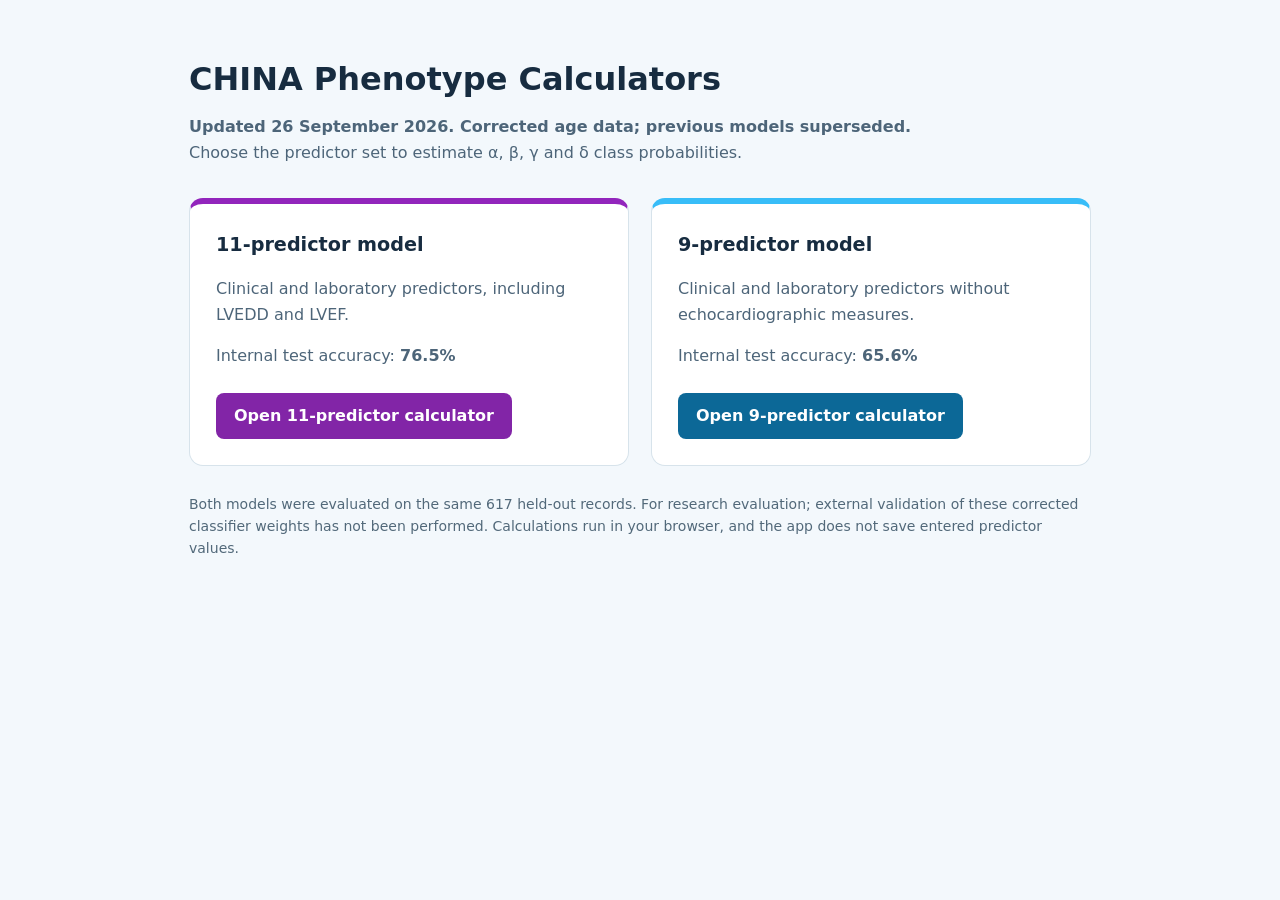
<file: docs/index.html>
<!doctype html>
<html lang="en"><head><meta charset="utf-8"><meta name="viewport" content="width=device-width, initial-scale=1"><meta name="description" content="Research code and web calculators for the 11-predictor and 9-predictor CHINA phenotype models."><title>CHINA Phenotype Calculators</title><style>
*{box-sizing:border-box}body{margin:0;background:#f3f8fc;color:#172c40;font:16px/1.6 system-ui,-apple-system,Segoe UI,sans-serif}main{max-width:950px;margin:auto;padding:60px 24px}h1{font-size:2rem;line-height:1.2;margin:0 0 12px}.intro{color:#4d6579;margin-bottom:32px}.grid{display:grid;grid-template-columns:1fr 1fr;gap:22px}.card{padding:26px;background:white;border:1px solid #d7e3eb;border-radius:14px;border-top:6px solid #9225bc}.card.sky{border-top-color:#38bdf8}h2{font-size:1.2rem;margin:0 0 12px}.card p{color:#4d6579}.card a{display:inline-block;margin-top:8px;background:#8225a7;color:white;padding:10px 18px;border-radius:8px;text-decoration:none;font-weight:650}.card.sky a{background:#0c6897}.note{font-size:.875rem;color:#52697a;margin-top:27px}a:focus-visible{outline:3px solid #f59e0b;outline-offset:4px}@media(max-width:650px){main{padding:30px 18px}.grid{grid-template-columns:1fr}h1{font-size:1.6rem}}
</style></head><body><main><h1>CHINA Phenotype Calculators</h1><p class="intro"><strong>Updated 26 September 2026. Corrected age data; previous models superseded.</strong><br>Choose the predictor set to estimate α, β, γ and δ class probabilities.</p><div class="grid"><section class="card"><h2>11-predictor model</h2><p>Clinical and laboratory predictors, including LVEDD and LVEF.</p><p>Internal test accuracy: <strong>76.5%</strong></p><a href="./model11/">Open 11-predictor calculator</a></section><section class="card sky"><h2>9-predictor model</h2><p>Clinical and laboratory predictors without echocardiographic measures.</p><p>Internal test accuracy: <strong>65.6%</strong></p><a href="./model9/">Open 9-predictor calculator</a></section></div><p class="note">Both models were evaluated on the same 617 held-out records. For research evaluation; external validation of these corrected classifier weights has not been performed. Calculations run in your browser, and the app does not save entered predictor values.</p></main></body></html>
</file>
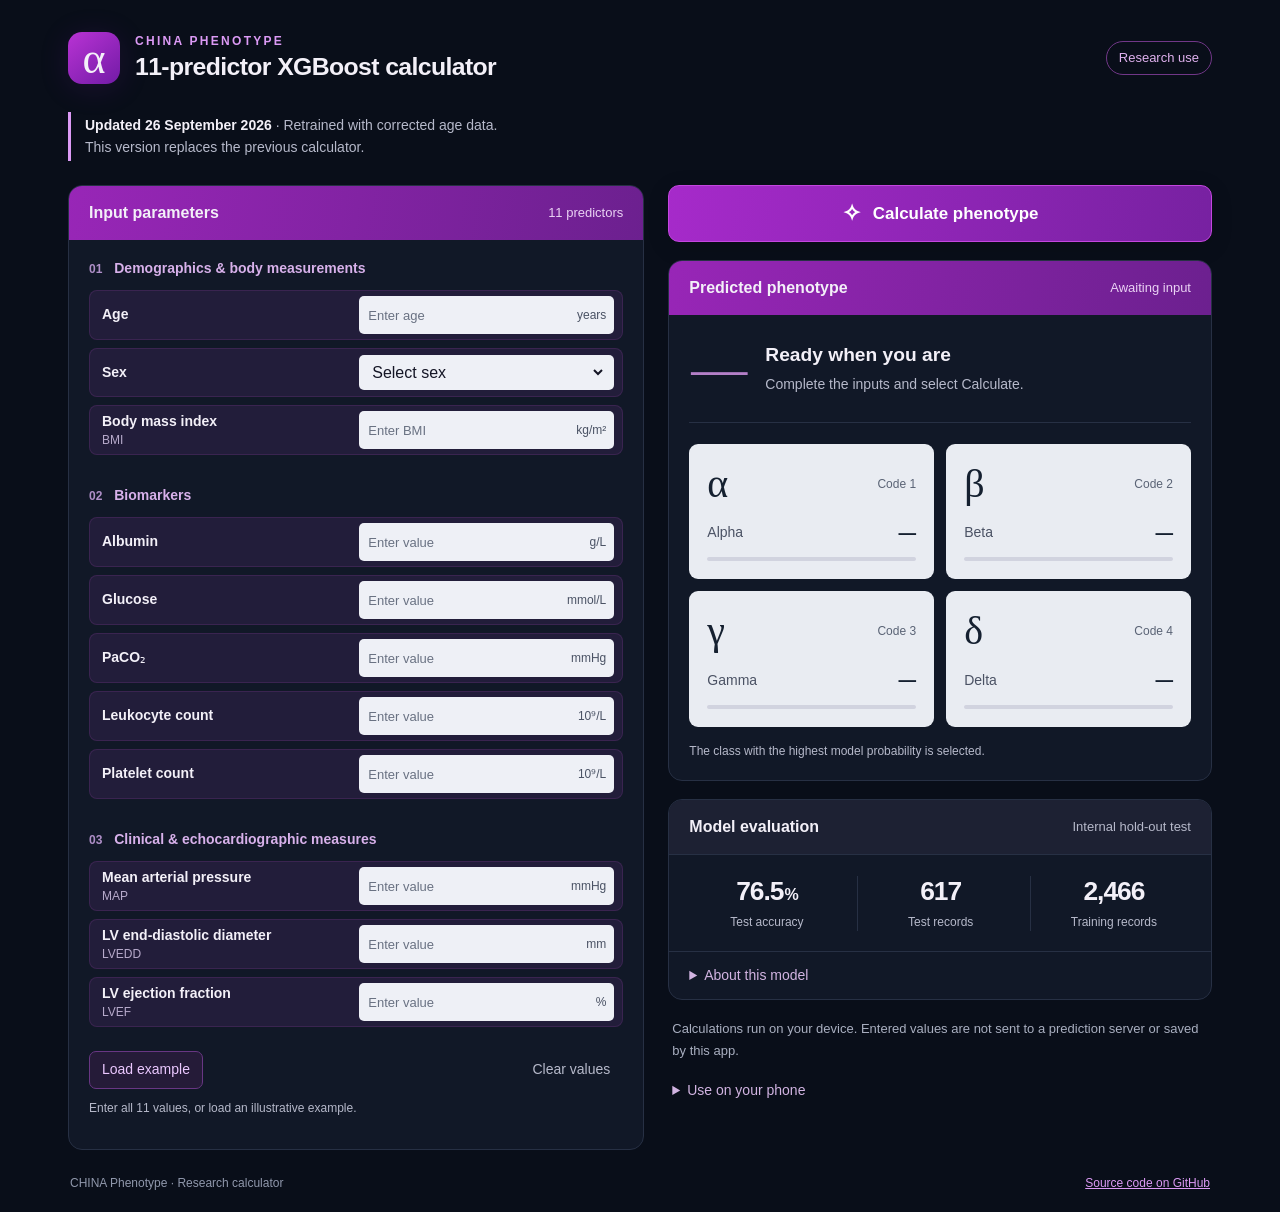
<file: docs/model11/index.html>
<!doctype html>
<html lang="en" data-model-version="2026-09-26-age-corrected">
<head>
  <meta charset="utf-8">
  <meta name="viewport" content="width=device-width, initial-scale=1">
  <meta name="theme-color" content="#891fba">
  <meta name="description" content="An XGBoost research calculator for CHINA phenotypes: enter 11 predictors to estimate alpha, beta, gamma and delta class probabilities.">
  <meta name="robots" content="noindex, nofollow">
  <meta name="apple-mobile-web-app-capable" content="yes">
  <meta name="apple-mobile-web-app-title" content="Phenotype">
  <title>CHINA Phenotype | XGBoost Calculator</title>
  <link rel="icon" type="image/svg+xml" href="data:image/svg+xml,%3Csvg xmlns='http://www.w3.org/2000/svg' viewBox='0 0 64 64'%3E%3Crect width='64' height='64' rx='15' fill='%23891fba'/%3E%3Ctext x='32' y='45' text-anchor='middle' font-family='serif' font-size='49' fill='white'%3E%CE%B1%3C/text%3E%3C/svg%3E">
  <link rel="manifest" href="./manifest.webmanifest">
  <link rel="apple-touch-icon" href="./icon-180.png">
  <link rel="stylesheet" href="./styles.css?v=2026-09-26-age-corrected">
</head>
<body>
  <div class="shell">
    <header class="page-header">
      <div class="identity"><div class="mark" aria-hidden="true">α</div><div><p class="eyebrow">CHINA PHENOTYPE</p><h1>11-predictor XGBoost calculator</h1></div></div>
      <div class="header-tools"><span class="research-tag">Research use</span><button class="quiet" id="install" type="button" hidden>Install app</button></div>
    </header>
    <p class="version-note"><strong>Updated 26 September 2026</strong> · Retrained with corrected age data.<br>This version replaces the previous calculator.</p>
    <main class="workspace">
      <section class="panel input-panel" aria-labelledby="input-heading">
        <div class="panel-header"><h2 id="input-heading">Input parameters</h2><span>11 predictors</span></div>
        <form id="predictor-form" autocomplete="off">
          <fieldset><legend><span>01</span> Demographics &amp; body measurements</legend>
            <div class="field"><label for="Age">Age</label><div class="entry"><input id="Age" name="Age" type="number" inputmode="decimal" min="18" step="any" placeholder="Enter age" required aria-describedby="Age-unit"><span class="unit" id="Age-unit">years</span></div></div>
            <div class="field"><label for="SEX">Sex</label><div class="entry"><select id="SEX" name="SEX" required><option value="">Select sex</option><option value="0">Male (0)</option><option value="1">Female (1)</option></select></div></div>
            <div class="field"><label for="BMI">Body mass index <small>BMI</small></label><div class="entry"><input id="BMI" name="BMI" type="number" inputmode="decimal" min="0" step="any" placeholder="Enter BMI" required aria-describedby="BMI-unit"><span class="unit" id="BMI-unit">kg/m²</span></div></div>
          </fieldset>
          <fieldset><legend><span>02</span> Biomarkers</legend>
            <div class="field"><label for="Albumin">Albumin</label><div class="entry"><input id="Albumin" name="Albumin" type="number" inputmode="decimal" min="0" step="any" placeholder="Enter value" required aria-describedby="Albumin-unit"><span class="unit" id="Albumin-unit">g/L</span></div></div>
            <div class="field"><label for="Glucose">Glucose</label><div class="entry"><input id="Glucose" name="Glucose" type="number" inputmode="decimal" min="0" step="any" placeholder="Enter value" required aria-describedby="Glucose-unit"><span class="unit" id="Glucose-unit">mmol/L</span></div></div>
            <div class="field"><label for="PaCO2">PaCO₂</label><div class="entry"><input id="PaCO2" name="PaCO2" type="number" inputmode="decimal" min="0" step="any" placeholder="Enter value" required aria-describedby="PaCO2-unit"><span class="unit" id="PaCO2-unit">mmHg</span></div></div>
            <div class="field"><label for="Leukocyte">Leukocyte count</label><div class="entry"><input id="Leukocyte" name="Leukocyte" type="number" inputmode="decimal" min="0" step="any" placeholder="Enter value" required aria-describedby="Leukocyte-unit"><span class="unit" id="Leukocyte-unit">10⁹/L</span></div></div>
            <div class="field"><label for="Platelet">Platelet count</label><div class="entry"><input id="Platelet" name="Platelet" type="number" inputmode="decimal" min="0" step="any" placeholder="Enter value" required aria-describedby="Platelet-unit"><span class="unit" id="Platelet-unit">10⁹/L</span></div></div>
          </fieldset>
          <fieldset><legend><span>03</span> Clinical &amp; echocardiographic measures</legend>
            <div class="field"><label for="MAP">Mean arterial pressure <small>MAP</small></label><div class="entry"><input id="MAP" name="MAP" type="number" inputmode="decimal" min="0" step="any" placeholder="Enter value" required aria-describedby="MAP-unit"><span class="unit" id="MAP-unit">mmHg</span></div></div>
            <div class="field"><label for="LVEDD">LV end-diastolic diameter <small>LVEDD</small></label><div class="entry"><input id="LVEDD" name="LVEDD" type="number" inputmode="decimal" min="0" step="any" placeholder="Enter value" required aria-describedby="LVEDD-unit"><span class="unit" id="LVEDD-unit">mm</span></div></div>
            <div class="field"><label for="LVEF">LV ejection fraction <small>LVEF</small></label><div class="entry"><input id="LVEF" name="LVEF" type="number" inputmode="decimal" min="0" max="100" step="any" placeholder="Enter value" required aria-describedby="LVEF-unit"><span class="unit" id="LVEF-unit">%</span></div></div>
          </fieldset>
          <div class="form-actions"><button class="quiet" id="example" type="button" disabled>Load example</button><button class="quiet muted" type="reset">Clear values</button></div>
          <p class="input-status" id="input-status" aria-live="polite">Enter all 11 values, or load an illustrative example.</p>
        </form>
      </section>
      <aside class="results-column" aria-label="Prediction results">
        <button id="calculate" type="submit" form="predictor-form" class="calculate" disabled><span aria-hidden="true">✧</span><span id="calculate-text">Loading model…</span></button>
        <p class="error" id="error" role="alert" hidden></p>
        <section class="panel result-panel" aria-labelledby="result-heading">
          <div class="panel-header"><h2 id="result-heading">Predicted phenotype</h2><span id="result-status">Awaiting input</span></div>
          <div class="result-content">
            <div id="result-summary" class="result-summary" aria-live="polite" aria-atomic="true"><div class="result-symbol" id="result-symbol">—</div><div><p class="summary-label" id="summary-label">Ready when you are</p><p class="summary-detail" id="summary-detail">Complete the inputs and select Calculate.</p></div></div>
            <div class="phenotype-grid" id="phenotype-grid">
              <div class="phenotype-card" data-code="1"><div class="card-top"><span class="greek">α</span><span class="code">Code 1</span></div><div class="card-bottom"><span class="class-name">Alpha</span><span class="probability">—</span></div><div class="track"><div class="bar"></div></div></div>
              <div class="phenotype-card" data-code="2"><div class="card-top"><span class="greek">β</span><span class="code">Code 2</span></div><div class="card-bottom"><span class="class-name">Beta</span><span class="probability">—</span></div><div class="track"><div class="bar"></div></div></div>
              <div class="phenotype-card" data-code="3"><div class="card-top"><span class="greek">γ</span><span class="code">Code 3</span></div><div class="card-bottom"><span class="class-name">Gamma</span><span class="probability">—</span></div><div class="track"><div class="bar"></div></div></div>
              <div class="phenotype-card" data-code="4"><div class="card-top"><span class="greek">δ</span><span class="code">Code 4</span></div><div class="card-bottom"><span class="class-name">Delta</span><span class="probability">—</span></div><div class="track"><div class="bar"></div></div></div>
            </div>
            <p class="result-note">The class with the highest model probability is selected.</p>
            <p id="range-note" class="range-note" hidden></p>
          </div>
        </section>
        <section class="panel model-panel" aria-labelledby="model-heading">
          <div class="panel-header secondary"><h2 id="model-heading">Model evaluation</h2><span>Internal hold-out test</span></div>
          <div class="metrics"><div><strong><span id="accuracy-value" class="metric-value">76.5</span><span>%</span></strong><p>Test accuracy</p></div><div><strong id="test-records">617</strong><p>Test records</p></div><div><strong id="train-records">2,466</strong><p>Training records</p></div></div>
          <details class="model-details"><summary>About this model</summary><div><p>XGBoost multiclass classification using 11 predictors. The 3,083-record dataset was split into stratified training (80%) and test (20%) sets, with random seed 20260925.</p><p>The outcome is coded 1 = α, 2 = β, 3 = γ, and 4 = δ. These figures describe internal testing of this classifier. External validation of these updated model weights has not been performed.</p><p>The corrected cohort includes adults aged 18–84 years. Both calculators use the same new test partition. The corrected worksheet order differs from the previous release, so the test membership also differs. The deployed models were fitted on training records only.</p><p>Sex is coded 0 = male and 1 = female.</p><p>Input units follow the supplied calculator specification. For research evaluation; clinical use requires further validation.</p></div></details>
        </section>
        <p class="privacy-note">Calculations run on your device. Entered values are not sent to a prediction server or saved by this app.</p>
        <details class="install-help"><summary>Use on your phone</summary><p>Open this page in your phone’s browser. To keep it as an app, choose “Add to Home Screen” in the share menu on iPhone, or “Install app” / “Add to Home screen” in the browser menu on Android, where supported.</p></details>
      </aside>
    </main>
    <footer><span>CHINA Phenotype · Research calculator</span><a href="https://github.com/drbirdliu-ship-it/CHINA-Phenotype-XGBoost" target="_blank" rel="noopener noreferrer">Source code on GitHub</a></footer>
  </div>
  <noscript><p class="error">Please enable JavaScript to use the prediction model.</p></noscript>
  <script type="module">
    import('./app.mjs?v=2026-09-26-age-corrected').catch(() => {
      document.getElementById('calculate-text').textContent = 'Model unavailable';
      const error = document.getElementById('error');
      error.textContent = 'The model could not load. Check your connection and reload this page.';
      error.hidden = false;
    });
  </script>
</body>
</html>
</file>
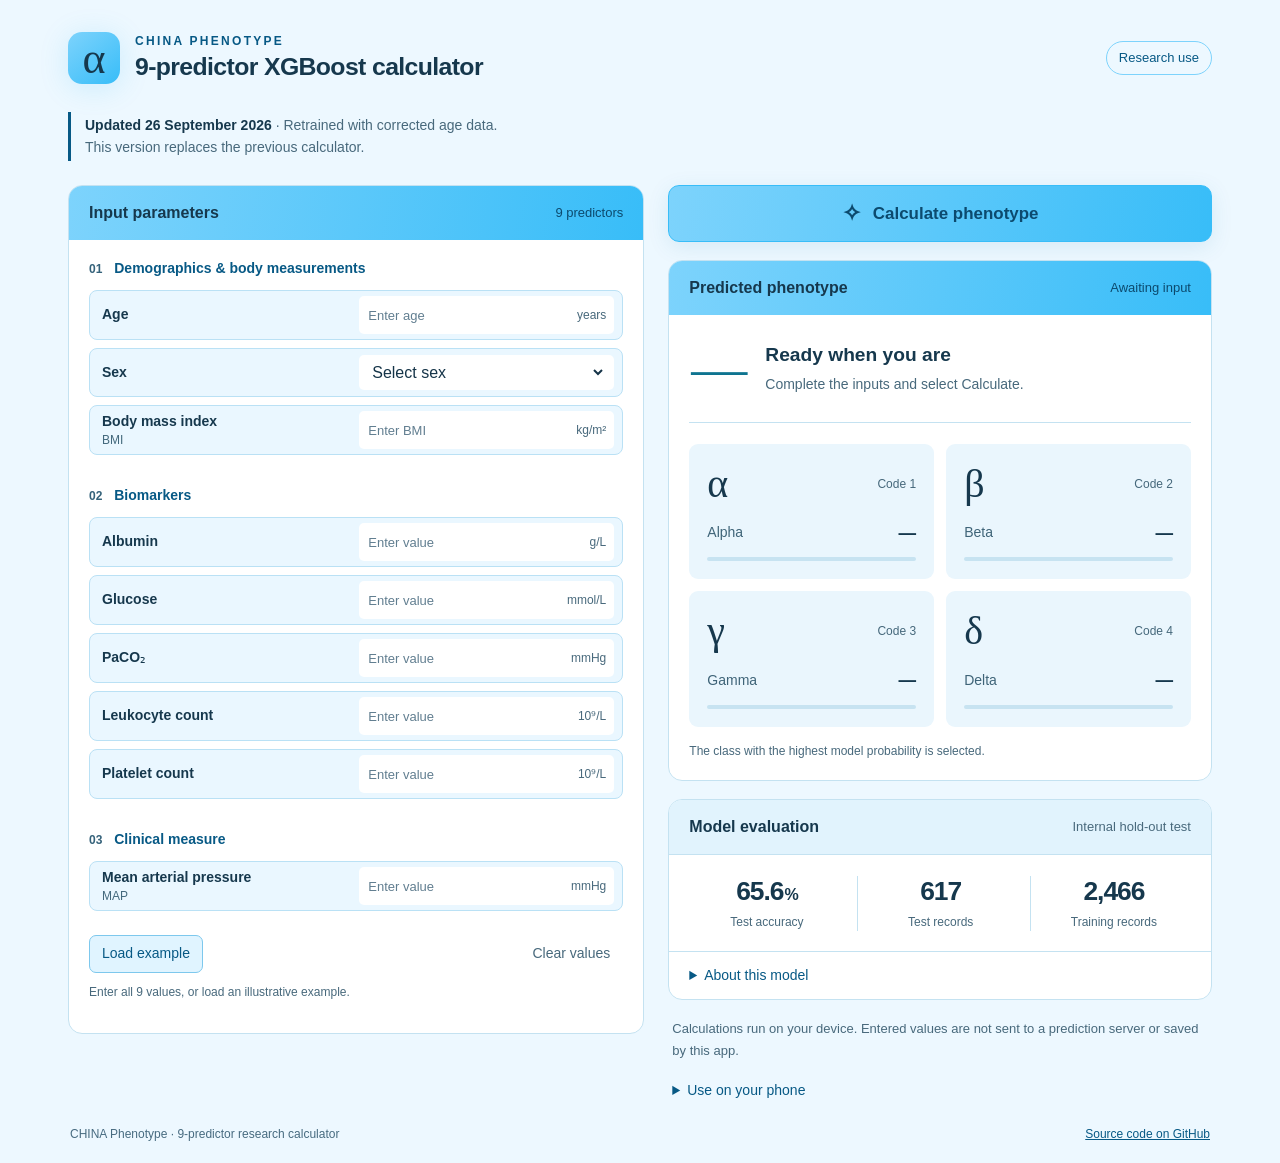
<file: docs/model9/index.html>
<!doctype html>
<html lang="en" data-model-version="2026-09-26-age-corrected">
<head>
  <meta charset="utf-8">
  <meta name="viewport" content="width=device-width, initial-scale=1">
  <meta name="theme-color" content="#38bdf8">
  <meta name="description" content="The nine-predictor XGBoost research calculator for CHINA phenotypes: estimate alpha, beta, gamma and delta class probabilities.">
  <meta name="robots" content="noindex, nofollow">
  <meta name="apple-mobile-web-app-capable" content="yes">
  <meta name="apple-mobile-web-app-title" content="Phenotype 9">
  <title>CHINA Phenotype | 9-Predictor XGBoost Calculator</title>
  <link rel="icon" type="image/svg+xml" href="data:image/svg+xml,%3Csvg xmlns='http://www.w3.org/2000/svg' viewBox='0 0 64 64'%3E%3Crect width='64' height='64' rx='15' fill='%2338bdf8'/%3E%3Ctext x='32' y='45' text-anchor='middle' font-family='serif' font-size='49' fill='%230c4a6e'%3E%CE%B1%3C/text%3E%3C/svg%3E">
  <link rel="manifest" href="./manifest.webmanifest">
  <link rel="apple-touch-icon" href="./icon-180.png">
  <link rel="stylesheet" href="./styles.css?v=2026-09-26-age-corrected">
</head>
<body>
  <div class="shell">
    <header class="page-header">
      <div class="identity"><div class="mark" aria-hidden="true">α</div><div><p class="eyebrow">CHINA PHENOTYPE</p><h1>9-predictor XGBoost calculator</h1></div></div>
      <div class="header-tools"><span class="research-tag">Research use</span><button class="quiet" id="install" type="button" hidden>Install app</button></div>
    </header>
    <p class="version-note"><strong>Updated 26 September 2026</strong> · Retrained with corrected age data.<br>This version replaces the previous calculator.</p>
    <main class="workspace">
      <section class="panel input-panel" aria-labelledby="input-heading">
        <div class="panel-header"><h2 id="input-heading">Input parameters</h2><span>9 predictors</span></div>
        <form id="predictor-form" autocomplete="off">
          <fieldset><legend><span>01</span> Demographics &amp; body measurements</legend>
            <div class="field"><label for="Age">Age</label><div class="entry"><input id="Age" name="Age" type="number" inputmode="decimal" min="18" step="any" placeholder="Enter age" required aria-describedby="Age-unit"><span class="unit" id="Age-unit">years</span></div></div>
            <div class="field"><label for="SEX">Sex</label><div class="entry"><select id="SEX" name="SEX" required><option value="">Select sex</option><option value="0">Male (0)</option><option value="1">Female (1)</option></select></div></div>
            <div class="field"><label for="BMI">Body mass index <small>BMI</small></label><div class="entry"><input id="BMI" name="BMI" type="number" inputmode="decimal" min="0" step="any" placeholder="Enter BMI" required aria-describedby="BMI-unit"><span class="unit" id="BMI-unit">kg/m²</span></div></div>
          </fieldset>
          <fieldset><legend><span>02</span> Biomarkers</legend>
            <div class="field"><label for="Albumin">Albumin</label><div class="entry"><input id="Albumin" name="Albumin" type="number" inputmode="decimal" min="0" step="any" placeholder="Enter value" required aria-describedby="Albumin-unit"><span class="unit" id="Albumin-unit">g/L</span></div></div>
            <div class="field"><label for="Glucose">Glucose</label><div class="entry"><input id="Glucose" name="Glucose" type="number" inputmode="decimal" min="0" step="any" placeholder="Enter value" required aria-describedby="Glucose-unit"><span class="unit" id="Glucose-unit">mmol/L</span></div></div>
            <div class="field"><label for="PaCO2">PaCO₂</label><div class="entry"><input id="PaCO2" name="PaCO2" type="number" inputmode="decimal" min="0" step="any" placeholder="Enter value" required aria-describedby="PaCO2-unit"><span class="unit" id="PaCO2-unit">mmHg</span></div></div>
            <div class="field"><label for="Leukocyte">Leukocyte count</label><div class="entry"><input id="Leukocyte" name="Leukocyte" type="number" inputmode="decimal" min="0" step="any" placeholder="Enter value" required aria-describedby="Leukocyte-unit"><span class="unit" id="Leukocyte-unit">10⁹/L</span></div></div>
            <div class="field"><label for="Platelet">Platelet count</label><div class="entry"><input id="Platelet" name="Platelet" type="number" inputmode="decimal" min="0" step="any" placeholder="Enter value" required aria-describedby="Platelet-unit"><span class="unit" id="Platelet-unit">10⁹/L</span></div></div>
          </fieldset>
          <fieldset><legend><span>03</span> Clinical measure</legend>
            <div class="field"><label for="MAP">Mean arterial pressure <small>MAP</small></label><div class="entry"><input id="MAP" name="MAP" type="number" inputmode="decimal" min="0" step="any" placeholder="Enter value" required aria-describedby="MAP-unit"><span class="unit" id="MAP-unit">mmHg</span></div></div>
          </fieldset>
          <div class="form-actions"><button class="quiet" id="example" type="button" disabled>Load example</button><button class="quiet muted" type="reset">Clear values</button></div>
          <p class="input-status" id="input-status" aria-live="polite">Enter all 9 values, or load an illustrative example.</p>
        </form>
      </section>
      <aside class="results-column" aria-label="Prediction results">
        <button id="calculate" type="submit" form="predictor-form" class="calculate" disabled><span aria-hidden="true">✧</span><span id="calculate-text">Loading model…</span></button>
        <p class="error" id="error" role="alert" hidden></p>
        <section class="panel result-panel" aria-labelledby="result-heading">
          <div class="panel-header"><h2 id="result-heading">Predicted phenotype</h2><span id="result-status">Awaiting input</span></div>
          <div class="result-content">
            <div id="result-summary" class="result-summary" aria-live="polite" aria-atomic="true"><div class="result-symbol" id="result-symbol">—</div><div><p class="summary-label" id="summary-label">Ready when you are</p><p class="summary-detail" id="summary-detail">Complete the inputs and select Calculate.</p></div></div>
            <div class="phenotype-grid" id="phenotype-grid">
              <div class="phenotype-card" data-code="1"><div class="card-top"><span class="greek">α</span><span class="code">Code 1</span></div><div class="card-bottom"><span class="class-name">Alpha</span><span class="probability">—</span></div><div class="track"><div class="bar"></div></div></div>
              <div class="phenotype-card" data-code="2"><div class="card-top"><span class="greek">β</span><span class="code">Code 2</span></div><div class="card-bottom"><span class="class-name">Beta</span><span class="probability">—</span></div><div class="track"><div class="bar"></div></div></div>
              <div class="phenotype-card" data-code="3"><div class="card-top"><span class="greek">γ</span><span class="code">Code 3</span></div><div class="card-bottom"><span class="class-name">Gamma</span><span class="probability">—</span></div><div class="track"><div class="bar"></div></div></div>
              <div class="phenotype-card" data-code="4"><div class="card-top"><span class="greek">δ</span><span class="code">Code 4</span></div><div class="card-bottom"><span class="class-name">Delta</span><span class="probability">—</span></div><div class="track"><div class="bar"></div></div></div>
            </div>
            <p class="result-note">The class with the highest model probability is selected.</p>
            <p id="range-note" class="range-note" hidden></p>
          </div>
        </section>
        <section class="panel model-panel" aria-labelledby="model-heading">
          <div class="panel-header secondary"><h2 id="model-heading">Model evaluation</h2><span>Internal hold-out test</span></div>
          <div class="metrics"><div><strong><span id="accuracy-value" class="metric-value">65.6</span><span>%</span></strong><p>Test accuracy</p></div><div><strong id="test-records">617</strong><p>Test records</p></div><div><strong id="train-records">2,466</strong><p>Training records</p></div></div>
          <details class="model-details"><summary>About this model</summary><div><p>XGBoost multiclass classification retrained with 9 predictors. The 3,083-record dataset was split into stratified training (80%) and test (20%) sets, with random seed 20260925.</p><p>Predictors: Glucose, PaCO₂, Albumin, Platelet, Leukocyte, Age, BMI, MAP and Sex. Sex is coded 0 = male and 1 = female.</p><p>The outcome is coded 1 = α, 2 = β, 3 = γ, and 4 = δ. These figures describe internal testing of this classifier. External validation of these updated model weights has not been performed.</p><p>The corrected cohort includes adults aged 18–84 years. Both calculators use the same new test partition. The corrected worksheet order differs from the previous release, so the test membership also differs. The deployed models were fitted on training records only.</p><p>Sex is coded 0 = male and 1 = female.</p><p>Input units follow the supplied calculator specification. For research evaluation; clinical use requires further validation.</p></div></details>
        </section>
        <p class="privacy-note">Calculations run on your device. Entered values are not sent to a prediction server or saved by this app.</p>
        <details class="install-help"><summary>Use on your phone</summary><p>Open this page in your phone’s browser. To keep it as an app, choose “Add to Home Screen” in the share menu on iPhone, or “Install app” / “Add to Home screen” in the browser menu on Android, where supported.</p></details>
      </aside>
    </main>
    <footer><span>CHINA Phenotype · 9-predictor research calculator</span><a href="https://github.com/drbirdliu-ship-it/CHINA-Phenotype-XGBoost" target="_blank" rel="noopener noreferrer">Source code on GitHub</a></footer>
  </div>
  <noscript><p class="error">Please enable JavaScript to use the prediction model.</p></noscript>
  <script type="module">
    import('./app.mjs?v=2026-09-26-age-corrected').catch(() => {
      document.getElementById('calculate-text').textContent = 'Model unavailable';
      const error = document.getElementById('error');
      error.textContent = 'The model could not load. Check your connection and reload this page.';
      error.hidden = false;
    });
  </script>
</body>
</html>
</file>
<file: docs/model11/styles.css>
:root{color-scheme:dark;--bg:#090e19;--panel:#111827;--line:#273044;--ink:#f3f0f8;--muted:#b6b9ca;--purple:#aa39d4;--bright:#dc9af5;--focus:#f0c4ff;font-family:Inter,-apple-system,BlinkMacSystemFont,"Segoe UI",Arial,sans-serif;font-size:16px}
*{box-sizing:border-box}body{margin:0;background:var(--bg);color:var(--ink);line-height:1.5}button,input,select{font:inherit}button,select{cursor:pointer}button:disabled{cursor:wait;opacity:.65}[hidden]{display:none!important}button:focus-visible,input:focus-visible,select:focus-visible,summary:focus-visible{outline:3px solid var(--focus);outline-offset:3px}button{touch-action:manipulation}button:hover:not(:disabled){filter:brightness(1.13)}.shell{max-width:1200px;margin:auto;padding:32px 28px 20px}.page-header{display:flex;justify-content:space-between;align-items:center;gap:20px;margin-bottom:28px}.identity{display:flex;align-items:center;gap:15px}.mark{display:grid;place-items:center;width:52px;height:52px;border-radius:14px;background:linear-gradient(140deg,#b933d4,#721ba6);font:44px Georgia,serif;box-shadow:0 4px 30px #891fba25}.eyebrow{font-size:.75rem;letter-spacing:.19em;color:var(--bright);font-weight:700;margin:0 0 1px}h1{font-size:1.55rem;letter-spacing:-.025em;line-height:1.3;margin:0}h2{font-size:1rem;font-weight:650;margin:0}.header-tools{display:flex;align-items:center;gap:10px}.research-tag{padding:6px 12px;border:1px solid #713788;border-radius:20px;color:#dfb1ee;font-size:.8125rem;white-space:nowrap}.workspace{display:grid;grid-template-columns:minmax(0,1.06fr) minmax(0,1fr);gap:24px;align-items:start}.panel{border:1px solid var(--line);border-radius:14px;overflow:hidden;background:var(--panel)}.panel-header{padding:15px 20px;display:flex;gap:12px;flex-wrap:wrap;justify-content:space-between;align-items:center;background:linear-gradient(100deg,#9826b7,#6c208f)}.panel-header>span{color:#ead2f4;font-size:.8125rem}.panel-header.secondary{background:#1d2133;border-bottom:1px solid var(--line)}.panel-header.secondary>span{color:var(--muted)}form{padding:18px 20px 12px}fieldset{border:0;padding:0;margin:0 0 22px;min-width:0}fieldset:last-of-type{margin-bottom:16px}legend{padding:0 0 11px;color:#d8b1eb;font-weight:600;font-size:.875rem;display:table;max-width:100%}legend>span{font-size:.75rem;color:#af8fc8;margin-right:8px;font-variant-numeric:tabular-nums}.field{display:grid;grid-template-columns:minmax(0,1fr) minmax(0,1.04fr);gap:12px;align-items:center;margin:0 0 8px;min-height:49px;background:#a145bb20;border:1px solid #813c963f;border-radius:8px;padding:5px 8px 5px 12px}.field label{font-size:.875rem;font-weight:550;line-height:1.35}.field small{color:#b7aacb;font-size:.75rem;display:block;font-weight:400;margin-top:1px}.entry{display:flex;align-items:center;background:#eef0f6;border-radius:5px;min-width:0;padding-right:8px}.entry input,.entry select{border:0;color:#141525;background:transparent;width:100%;min-width:0;outline-offset:0;min-height:35px;padding:7px 9px;font-size:1rem;border-radius:5px;font-variant-numeric:tabular-nums}.entry input::placeholder{color:#697182;font-size:.8125rem}.entry select{color-scheme:light;min-height:35px}.unit{color:#4a5264;font-size:.75rem;white-space:nowrap}.field-note{font-size:.75rem;line-height:1.5;color:#b7aacb;margin:1px 0 11px;padding:0 3px}.form-actions{display:flex;align-items:center;justify-content:space-between;gap:12px}.quiet{border:1px solid #683683;background:#4823585c;color:#ebc8ff;border-radius:7px;min-height:38px;padding:6px 12px;font-size:.875rem}.quiet.muted{border-color:transparent;background:transparent;color:var(--muted)}.input-status{font-size:.75rem;line-height:1.55;color:var(--muted);margin:10px 0 0;min-height:38px}.results-column{display:flex;flex-direction:column;gap:18px;position:sticky;top:22px}.calculate{display:flex;justify-content:center;align-items:center;gap:12px;width:100%;border:1px solid #c446df;border-radius:11px;min-height:57px;padding:13px 20px;font-size:1.06rem;color:white;font-weight:700;background:linear-gradient(100deg,#a62aca,#7721a1);box-shadow:0 5px 22px #0002}.calculate>span:first-child{font-size:1.45rem;line-height:1}.result-content{padding:20px}.result-summary{display:flex;align-items:center;gap:16px;min-height:88px;margin-bottom:21px;padding-bottom:20px;border-bottom:1px solid var(--line)}.result-symbol{font:3.5rem Georgia,serif;color:#b47fc7;line-height:1;min-width:60px;text-align:center}.result-summary.complete .result-symbol{color:#e7b1ff}.summary-label{font-size:1.2rem;font-weight:650;margin:0 0 4px}.summary-detail{font-size:.875rem;color:var(--muted);margin:0}.phenotype-grid{display:grid;grid-template-columns:repeat(2,minmax(0,1fr));gap:12px}.phenotype-card{background:#e9ecf2;color:#152030;padding:15px 16px 16px;border-radius:9px;border:2px solid transparent}.phenotype-card.winner{background:#f4e5fc;border-color:#d572fc;box-shadow:0 0 0 2px #c666e61f}.card-top,.card-bottom{display:flex;justify-content:space-between;align-items:center;gap:5px;flex-wrap:wrap}.greek{font:2.5rem Georgia,serif;line-height:1.15}.code{color:#5a6375;font-size:.75rem}.card-bottom{margin-top:13px}.class-name{font-size:.875rem;color:#4b5264}.probability{font-size:1.1rem;font-variant-numeric:tabular-nums;font-weight:700}.track{height:4px;background:#d1d3df;margin-top:11px;border-radius:5px;overflow:hidden}.bar{height:100%;background:#9225bc;border-radius:5px;width:0;transition:width .3s ease}.result-note{font-size:.75rem;line-height:1.55;color:var(--muted);margin:15px 0 0}.metrics{display:grid;grid-template-columns:repeat(3,minmax(0,1fr));padding:21px 14px 20px;gap:6px}.metrics>div{text-align:center}.metrics>div+div{border-left:1px solid var(--line)}.metrics strong{font-size:1.65rem;letter-spacing:-.04em;font-weight:650;line-height:1.2}.metrics strong>span{font-size:1rem;margin-left:1px}.metrics p{font-size:.75rem;color:var(--muted);margin:6px 0 0;line-height:1.4}.model-details{border-top:1px solid var(--line);padding:13px 20px}.model-details summary,.install-help summary{color:#d2b4e2;font-size:.875rem;cursor:pointer}.model-details p{color:var(--muted);font-size:.875rem;line-height:1.6;margin:12px 0}.privacy-note{color:#a9afc0;font-size:.8125rem;line-height:1.7;margin:0;padding:0 4px}.install-help{padding:0 4px}.install-help p{font-size:.875rem;color:var(--muted);margin:10px 0}.error,.range-note{font-size:.875rem;line-height:1.6;padding:12px 14px;background:#452334;border:1px solid #9c5271;border-radius:8px;color:#ffe2ed;margin:0}.range-note{color:#ffe6b3;background:#392f20;border-color:#785f31;margin-top:14px;font-size:.8125rem}footer{display:flex;justify-content:space-between;gap:16px;padding:24px 2px 0;color:#9098ac;font-size:.75rem}footer>span:last-child{font-size:1.05rem;color:#b487cf}
@media(min-width:900px) and (min-height:1000px){.shell{padding-top:45px}.page-header{margin-bottom:35px}}
@media(max-width:820px){.shell{padding:22px 18px}.workspace{gap:18px;grid-template-columns:minmax(0,1fr) minmax(0,.96fr)}form,.panel-header,.result-content{padding-left:14px;padding-right:14px}.field{gap:8px;padding-left:9px;grid-template-columns:minmax(0,1fr) minmax(0,1.05fr)}.field label{font-size:.8125rem}.metrics strong{font-size:1.35rem}.phenotype-card{padding:12px}.panel-header>span{font-size:.75rem}}
@media(max-width:680px){.shell{padding:20px 16px 24px}.page-header{margin-bottom:23px;gap:12px}.mark{width:44px;height:44px;font-size:38px;flex-shrink:0}.identity{gap:11px}h1{font-size:1.25rem}.eyebrow{font-size:.7rem}.header-tools{gap:6px;flex-direction:column;align-items:flex-end}.research-tag{font-size:.75rem;padding:5px 9px}.workspace{grid-template-columns:minmax(0,1fr);gap:22px}.results-column{position:static}.field{grid-template-columns:minmax(0,1fr) minmax(0,1.02fr);min-height:51px;padding-left:12px}.field label{font-size:.875rem}.entry input,.entry select{min-height:38px}.field-note{max-width:34rem}form{padding:20px 16px 12px}.panel-header{padding:15px 16px}.result-content{padding:20px}.metrics strong{font-size:1.65rem}.calculate{min-height:58px}.phenotype-card{padding:16px}.summary-label{font-size:1.1rem}.model-details{padding:14px 16px}footer{flex-wrap:wrap}.header-tools .quiet{font-size:.75rem;min-height:30px;padding:4px 8px}}
@media(prefers-reduced-motion:reduce){.bar{transition:none}}

.version-note{font-size:.875rem;color:var(--muted);border-left:3px solid var(--bright);padding:2px 0 2px 14px;margin:0 0 24px;line-height:1.6}.version-note strong{color:var(--ink)}.metrics strong>.metric-value{font-size:inherit;margin:0}footer a{color:var(--bright)}
</file>
<file: docs/model9/styles.css>
:root{color-scheme:light;--bg:#edf8ff;--panel:#ffffff;--line:#c4e2f1;--ink:#16384d;--muted:#48697c;--sky:#38bdf8;--bright:#075985;--focus:#0284c7;font-family:Inter,-apple-system,BlinkMacSystemFont,"Segoe UI",Arial,sans-serif;font-size:16px}
*{box-sizing:border-box}body{margin:0;background:var(--bg);color:var(--ink);line-height:1.5}button,input,select{font:inherit}button,select{cursor:pointer}button:disabled{cursor:wait;opacity:.65}[hidden]{display:none!important}button:focus-visible,input:focus-visible,select:focus-visible,summary:focus-visible{outline:3px solid var(--focus);outline-offset:3px}button{touch-action:manipulation}button:hover:not(:disabled){filter:brightness(1.13)}.shell{max-width:1200px;margin:auto;padding:32px 28px 20px}.page-header{display:flex;justify-content:space-between;align-items:center;gap:20px;margin-bottom:28px}.identity{display:flex;align-items:center;gap:15px}.mark{display:grid;place-items:center;width:52px;height:52px;border-radius:14px;background:linear-gradient(140deg,#7dd3fc,#38bdf8);font:44px Georgia,serif;box-shadow:0 4px 30px #0ea5e925}.eyebrow{font-size:.75rem;letter-spacing:.19em;color:var(--bright);font-weight:700;margin:0 0 1px}h1{font-size:1.55rem;letter-spacing:-.025em;line-height:1.3;margin:0}h2{font-size:1rem;font-weight:650;margin:0}.header-tools{display:flex;align-items:center;gap:10px}.research-tag{padding:6px 12px;border:1px solid #7dd3fc;border-radius:20px;color:#075985;font-size:.8125rem;white-space:nowrap}.workspace{display:grid;grid-template-columns:minmax(0,1.06fr) minmax(0,1fr);gap:24px;align-items:start}.panel{border:1px solid var(--line);border-radius:14px;overflow:hidden;background:var(--panel)}.panel-header{padding:15px 20px;display:flex;gap:12px;flex-wrap:wrap;justify-content:space-between;align-items:center;background:linear-gradient(100deg,#7dd3fc,#38bdf8)}.panel-header>span{color:#0c4a6e;font-size:.8125rem}.panel-header.secondary{background:#e1f3fd;border-bottom:1px solid var(--line)}.panel-header.secondary>span{color:var(--muted)}form{padding:18px 20px 12px}fieldset{border:0;padding:0;margin:0 0 22px;min-width:0}fieldset:last-of-type{margin-bottom:16px}legend{padding:0 0 11px;color:#075985;font-weight:600;font-size:.875rem;display:table;max-width:100%}legend>span{font-size:.75rem;color:#35627a;margin-right:8px;font-variant-numeric:tabular-nums}.field{display:grid;grid-template-columns:minmax(0,1fr) minmax(0,1.04fr);gap:12px;align-items:center;margin:0 0 8px;min-height:49px;background:#eaf7ff;border:1px solid #bae1f5;border-radius:8px;padding:5px 8px 5px 12px}.field label{font-size:.875rem;font-weight:550;line-height:1.35}.field small{color:#42687c;font-size:.75rem;display:block;font-weight:400;margin-top:1px}.entry{display:flex;align-items:center;background:#ffffff;border-radius:5px;min-width:0;padding-right:8px}.entry input,.entry select{border:0;color:#153448;background:transparent;width:100%;min-width:0;outline-offset:0;min-height:35px;padding:7px 9px;font-size:1rem;border-radius:5px;font-variant-numeric:tabular-nums}.entry input::placeholder{color:#617e90;font-size:.8125rem}.entry select{color-scheme:light;min-height:35px}.unit{color:#48697c;font-size:.75rem;white-space:nowrap}.field-note{font-size:.75rem;line-height:1.5;color:#42687c;margin:1px 0 11px;padding:0 3px}.form-actions{display:flex;align-items:center;justify-content:space-between;gap:12px}.quiet{border:1px solid #7dc8ed;background:#e0f4ff;color:#075985;border-radius:7px;min-height:38px;padding:6px 12px;font-size:.875rem}.quiet.muted{border-color:transparent;background:transparent;color:var(--muted)}.input-status{font-size:.75rem;line-height:1.55;color:var(--muted);margin:10px 0 0;min-height:38px}.results-column{display:flex;flex-direction:column;gap:18px;position:sticky;top:22px}.calculate{display:flex;justify-content:center;align-items:center;gap:12px;width:100%;border:1px solid #38bdf8;border-radius:11px;min-height:57px;padding:13px 20px;font-size:1.06rem;color:#0c4a6e;font-weight:700;background:linear-gradient(100deg,#7dd3fc,#38bdf8);box-shadow:0 5px 22px #0369a11a}.calculate>span:first-child{font-size:1.45rem;line-height:1}.result-content{padding:20px}.result-summary{display:flex;align-items:center;gap:16px;min-height:88px;margin-bottom:21px;padding-bottom:20px;border-bottom:1px solid var(--line)}.result-symbol{font:3.5rem Georgia,serif;color:#0e7490;line-height:1;min-width:60px;text-align:center}.result-summary.complete .result-symbol{color:#0369a1}.summary-label{font-size:1.2rem;font-weight:650;margin:0 0 4px}.summary-detail{font-size:.875rem;color:var(--muted);margin:0}.phenotype-grid{display:grid;grid-template-columns:repeat(2,minmax(0,1fr));gap:12px}.phenotype-card{background:#eaf6fd;color:#16384d;padding:15px 16px 16px;border-radius:9px;border:2px solid transparent}.phenotype-card.winner{background:#d8f1ff;border-color:#0284c7;box-shadow:0 0 0 2px #0ea5e926}.card-top,.card-bottom{display:flex;justify-content:space-between;align-items:center;gap:5px;flex-wrap:wrap}.greek{font:2.5rem Georgia,serif;line-height:1.15}.code{color:#46687b;font-size:.75rem}.card-bottom{margin-top:13px}.class-name{font-size:.875rem;color:#3f6478}.probability{font-size:1.1rem;font-variant-numeric:tabular-nums;font-weight:700}.track{height:4px;background:#c7e3f1;margin-top:11px;border-radius:5px;overflow:hidden}.bar{height:100%;background:#0284c7;border-radius:5px;width:0;transition:width .3s ease}.result-note{font-size:.75rem;line-height:1.55;color:var(--muted);margin:15px 0 0}.metrics{display:grid;grid-template-columns:repeat(3,minmax(0,1fr));padding:21px 14px 20px;gap:6px}.metrics>div{text-align:center}.metrics>div+div{border-left:1px solid var(--line)}.metrics strong{font-size:1.65rem;letter-spacing:-.04em;font-weight:650;line-height:1.2}.metrics strong>span{font-size:1rem;margin-left:1px}.metrics p{font-size:.75rem;color:var(--muted);margin:6px 0 0;line-height:1.4}.model-details{border-top:1px solid var(--line);padding:13px 20px}.model-details summary,.install-help summary{color:#075985;font-size:.875rem;cursor:pointer}.model-details p{color:var(--muted);font-size:.875rem;line-height:1.6;margin:12px 0}.privacy-note{color:#48697c;font-size:.8125rem;line-height:1.7;margin:0;padding:0 4px}.install-help{padding:0 4px}.install-help p{font-size:.875rem;color:var(--muted);margin:10px 0}.error,.range-note{font-size:.875rem;line-height:1.6;padding:12px 14px;background:#fff0f2;border:1px solid #e29ca9;border-radius:8px;color:#852b40;margin:0}.range-note{color:#7c4a08;background:#fffaed;border-color:#e8c56b;margin-top:14px;font-size:.8125rem}footer{display:flex;justify-content:space-between;gap:16px;padding:24px 2px 0;color:#476b80;font-size:.75rem}footer>span:last-child{font-size:1.05rem;color:#0c6a96}
@media(min-width:900px) and (min-height:1000px){.shell{padding-top:45px}.page-header{margin-bottom:35px}}
@media(max-width:820px){.shell{padding:22px 18px}.workspace{gap:18px;grid-template-columns:minmax(0,1fr) minmax(0,.96fr)}form,.panel-header,.result-content{padding-left:14px;padding-right:14px}.field{gap:8px;padding-left:9px;grid-template-columns:minmax(0,1fr) minmax(0,1.05fr)}.field label{font-size:.8125rem}.metrics strong{font-size:1.35rem}.phenotype-card{padding:12px}.panel-header>span{font-size:.75rem}}
@media(max-width:680px){.shell{padding:20px 16px 24px}.page-header{margin-bottom:23px;gap:12px}.mark{width:44px;height:44px;font-size:38px;flex-shrink:0}.identity{gap:11px}h1{font-size:1.25rem}.eyebrow{font-size:.7rem}.header-tools{gap:6px;flex-direction:column;align-items:flex-end}.research-tag{font-size:.75rem;padding:5px 9px}.workspace{grid-template-columns:minmax(0,1fr);gap:22px}.results-column{position:static}.field{grid-template-columns:minmax(0,1fr) minmax(0,1.02fr);min-height:51px;padding-left:12px}.field label{font-size:.875rem}.entry input,.entry select{min-height:38px}.field-note{max-width:34rem}form{padding:20px 16px 12px}.panel-header{padding:15px 16px}.result-content{padding:20px}.metrics strong{font-size:1.65rem}.calculate{min-height:58px}.phenotype-card{padding:16px}.summary-label{font-size:1.1rem}.model-details{padding:14px 16px}footer{flex-wrap:wrap}.header-tools .quiet{font-size:.75rem;min-height:30px;padding:4px 8px}}
@media(prefers-reduced-motion:reduce){.bar{transition:none}}

.metrics strong>.metric-value{font-size:inherit;margin:0}

.version-note{font-size:.875rem;color:var(--muted);border-left:3px solid var(--bright);padding:2px 0 2px 14px;margin:0 0 24px;line-height:1.6}.version-note strong{color:var(--ink)}.metrics strong>.metric-value{font-size:inherit;margin:0}footer a{color:var(--bright)}
</file>
